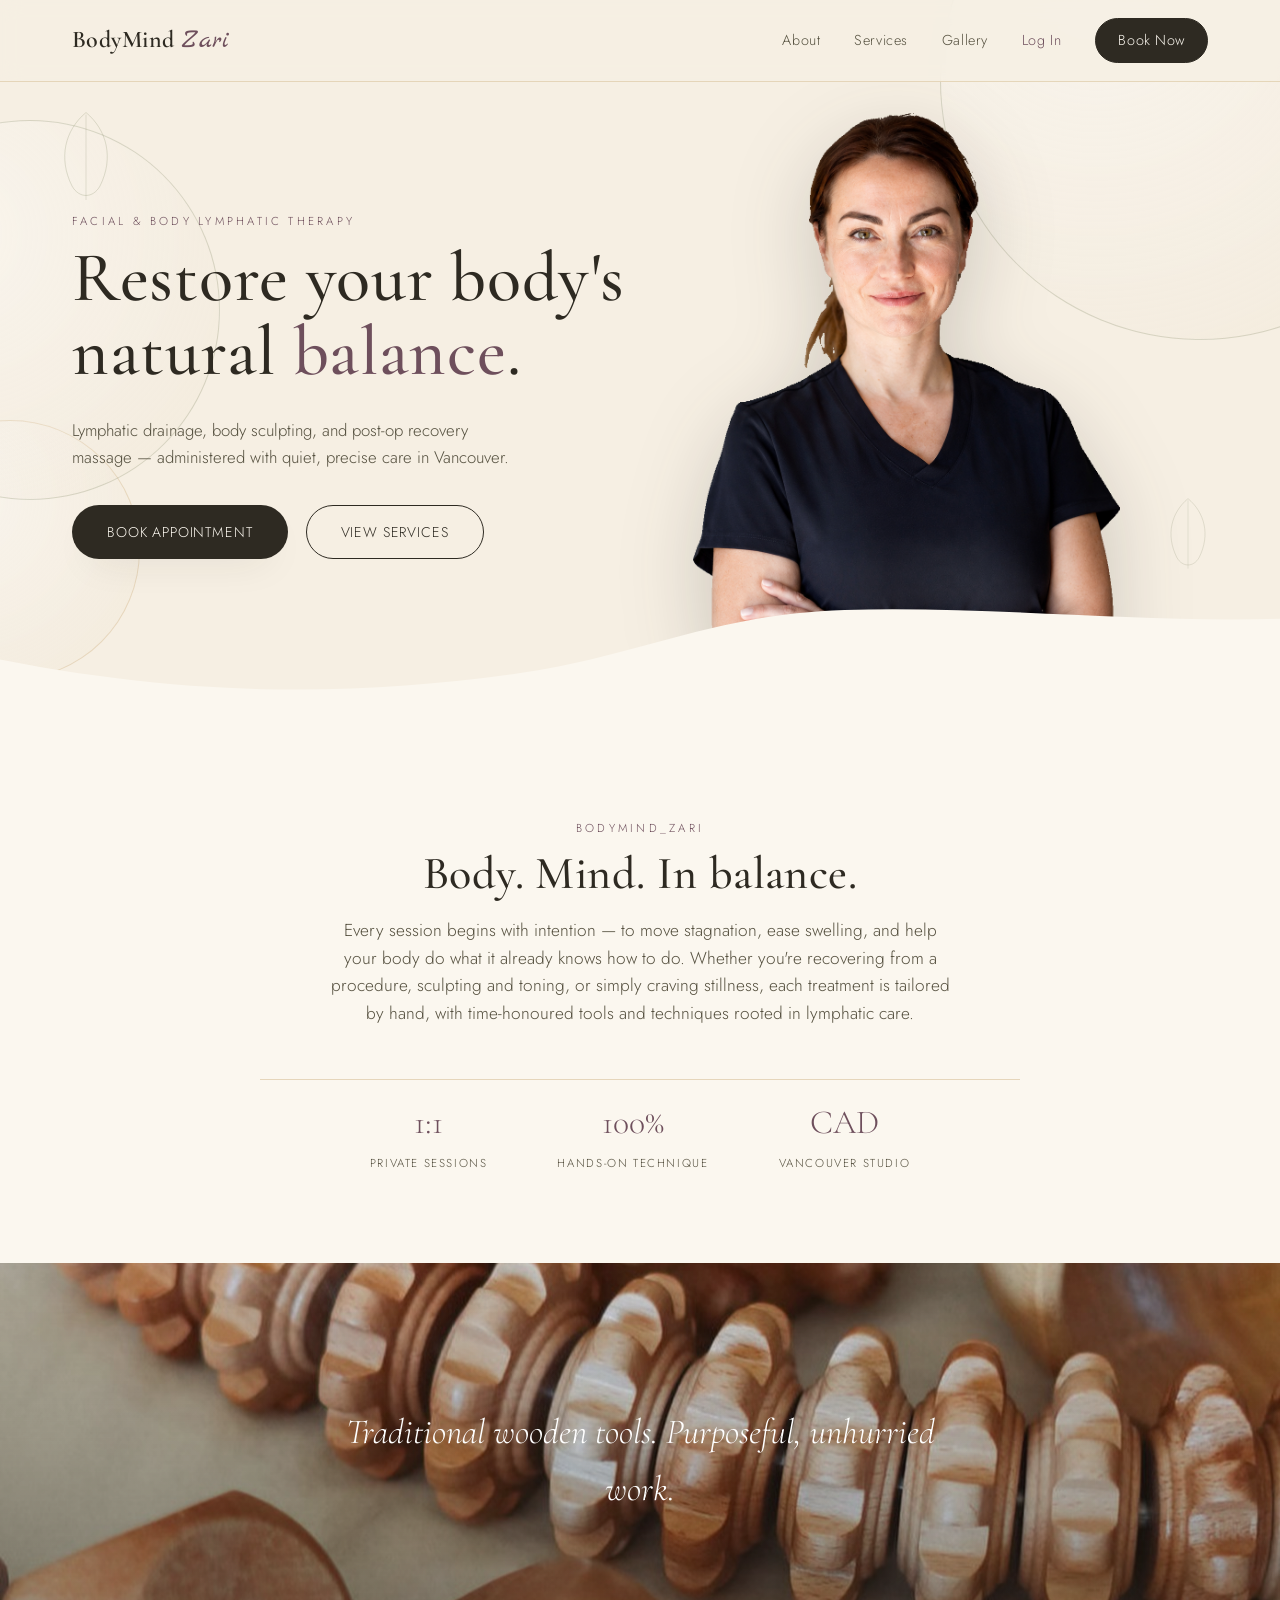
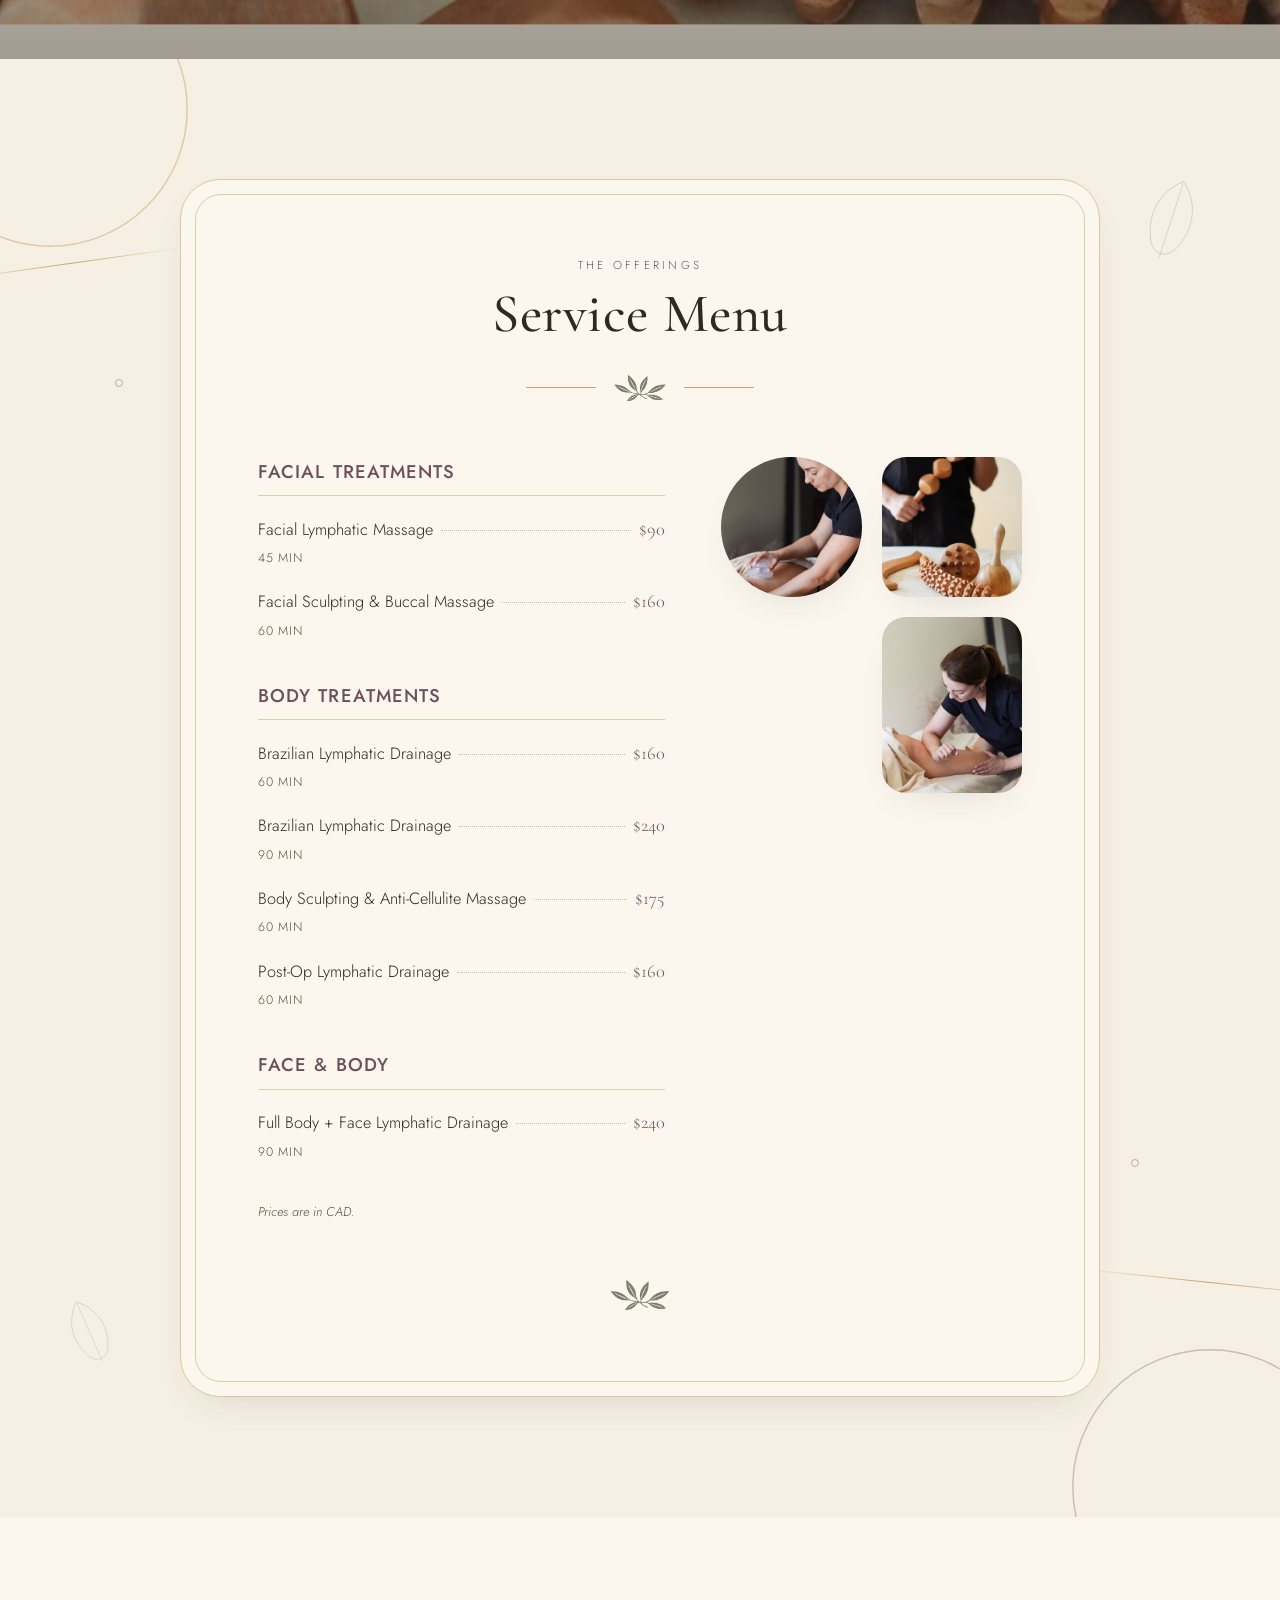
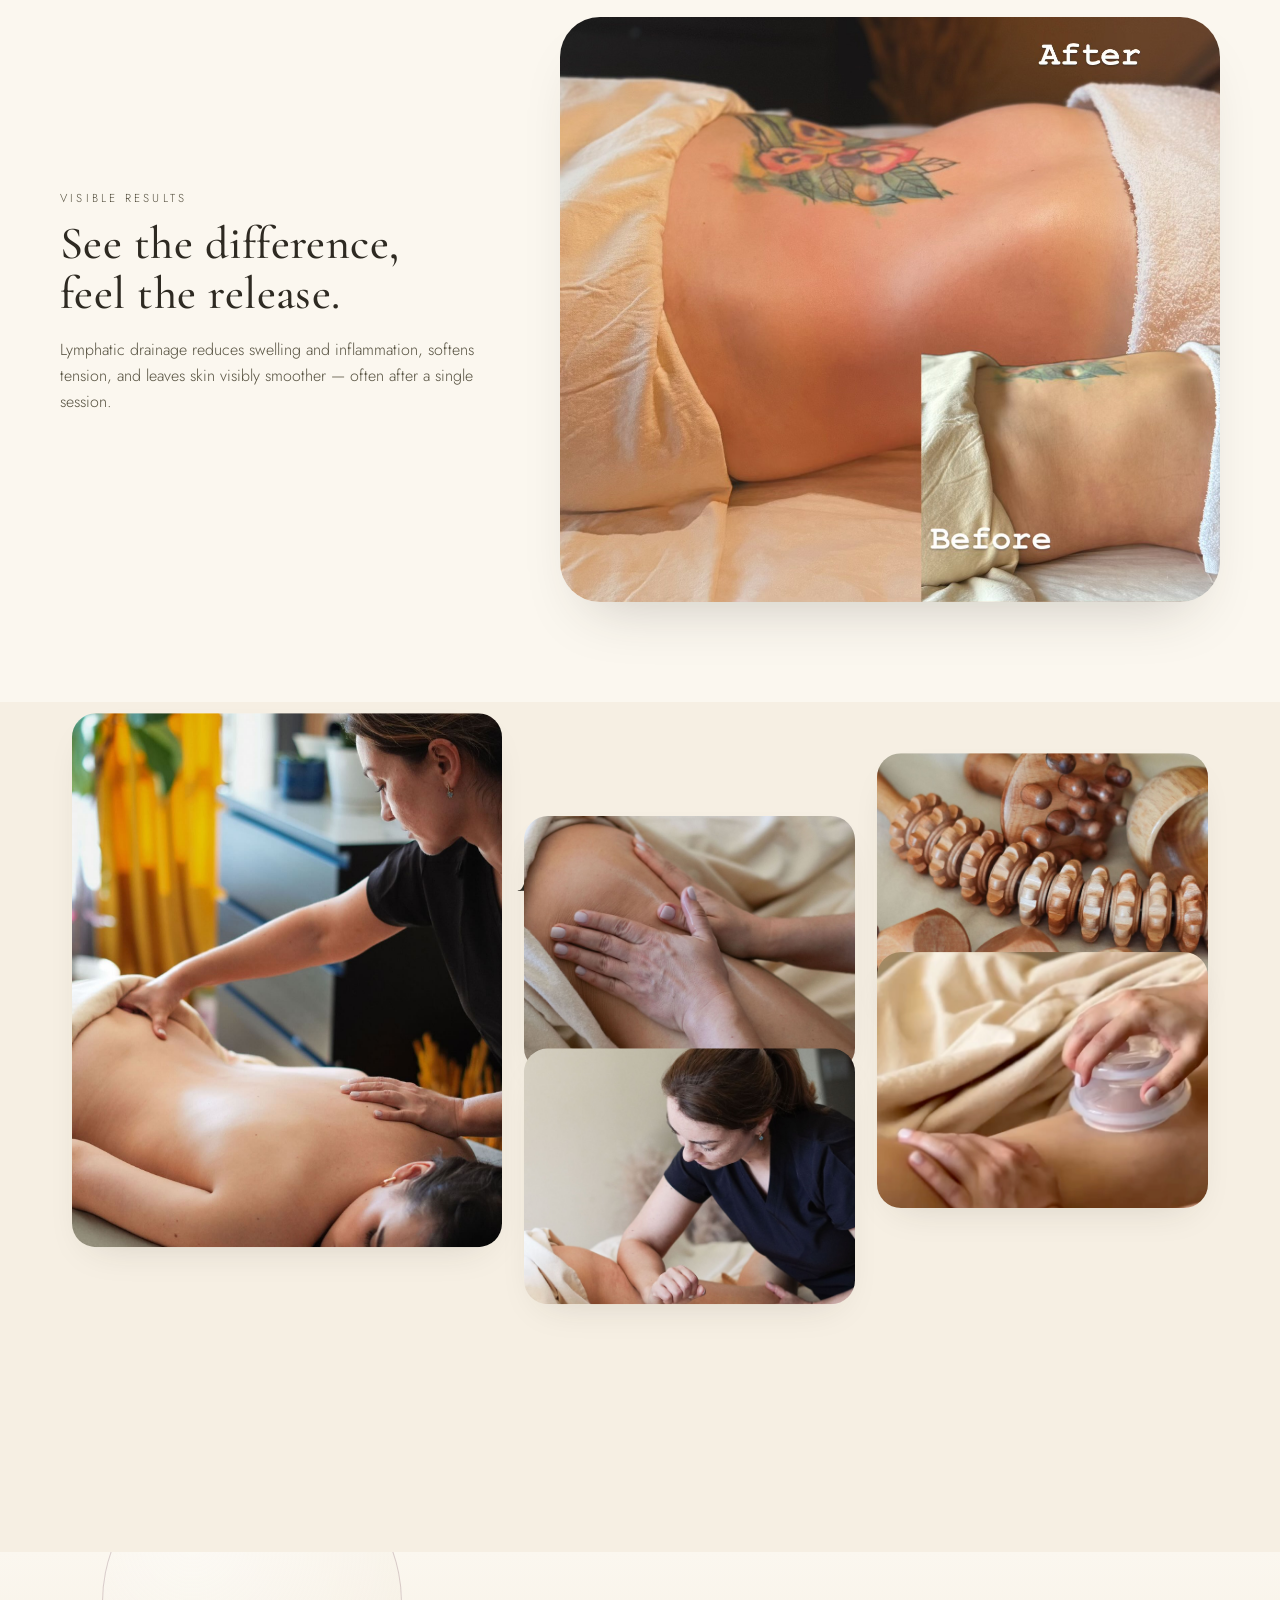
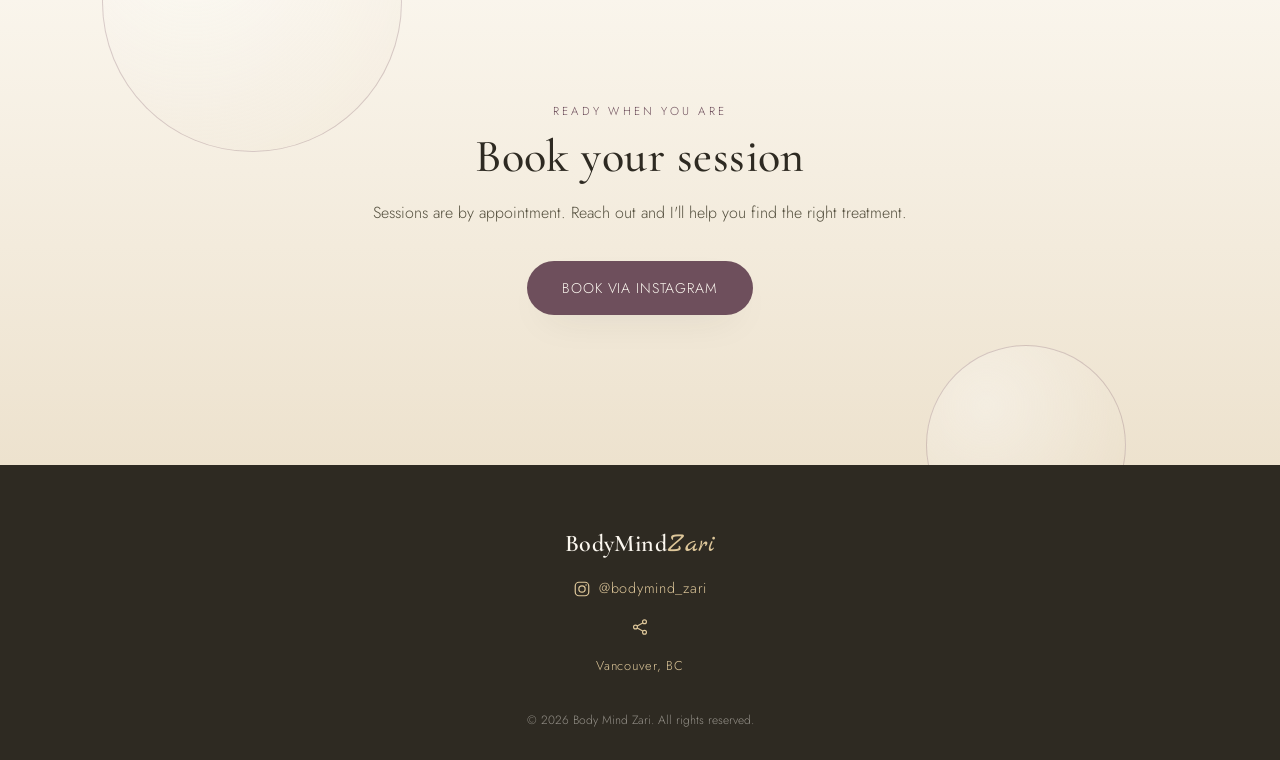
<file: index.html>
<!DOCTYPE html>
<html lang="en">
<head>
<meta charset="UTF-8">
<meta name="viewport" content="width=device-width, initial-scale=1.0">
<title>Body Mind Zari — Lymphatic &amp; Body Sculpting Therapy</title>
<meta name="description" content="Body Mind Zari — facial and body lymphatic drainage, body sculpting, and post-op recovery massage. Book your appointment.">
<link rel="preconnect" href="https://fonts.googleapis.com">
<link rel="preconnect" href="https://fonts.gstatic.com" crossorigin>
<link href="https://fonts.googleapis.com/css2?family=Cormorant+Garamond:ital,wght@0,400;0,500;0,600;1,400;1,500&family=Jost:wght@300;400;500&family=Marck+Script&display=swap" rel="stylesheet">
<link rel="stylesheet" href="assets/css/style.css">
</head>
<body>

<div class="bg-decor" aria-hidden="true">
  <span class="circle c1" data-drift="0.05"></span>
  <span class="circle c2" data-drift="-0.07"></span>
  <span class="circle c3" data-drift="0.09"></span>
  <span class="circle c4" data-drift="-0.05"></span>
  <span class="circle c5" data-drift="0.06"></span>
  <svg class="leaf leaf1" data-drift="-0.08" viewBox="0 0 100 140" fill="none"><path d="M50 5C20 30 10 70 30 110C40 128 60 128 70 110C90 70 80 30 50 5Z" stroke="currentColor" stroke-width="1.2"/><path d="M50 8V130" stroke="currentColor" stroke-width="1"/></svg>
  <svg class="leaf leaf2" data-drift="0.07" viewBox="0 0 100 140" fill="none"><path d="M50 5C20 30 10 70 30 110C40 128 60 128 70 110C90 70 80 30 50 5Z" stroke="currentColor" stroke-width="1.2"/><path d="M50 8V130" stroke="currentColor" stroke-width="1"/></svg>
  <svg class="leaf leaf3" data-drift="-0.06" viewBox="0 0 100 140" fill="none"><path d="M50 5C20 30 10 70 30 110C40 128 60 128 70 110C90 70 80 30 50 5Z" stroke="currentColor" stroke-width="1.2"/><path d="M50 8V130" stroke="currentColor" stroke-width="1"/></svg>
</div>

<header class="site-header" id="top">
  <div class="header-inner">
    <a class="logo" href="#top">
      <span class="logo-black">BodyMind</span><span class="logo-script">Zari</span>
    </a>
    <nav class="site-nav">
      <a href="#about">About</a>
      <a href="#menu">Services</a>
      <a href="#gallery">Gallery</a>
      <a href="profile.html" class="nav-login">Log In</a>
      <a href="#book" class="nav-cta">Book Now</a>
    </nav>
    <button class="nav-toggle" id="navToggle" aria-label="Toggle menu" aria-expanded="false">
      <span></span><span></span><span></span>
    </button>
  </div>
</header>

<main>

  <!-- HERO -->
  <section class="hero">
    <div class="hero-portrait-panel">
      <img src="assets/img/profile.png" alt="Zari, founder of Body Mind Zari" class="portrait-img" width="927" height="1227">
    </div>
    <div class="hero-inner">
      <div class="hero-text reveal">
        <p class="eyebrow">Facial &amp; Body Lymphatic Therapy</p>
        <h1>Restore your body's<br>natural <span class="accent-word">balance</span>.</h1>
        <p class="hero-sub">Lymphatic drainage, body sculpting, and post-op recovery massage — administered with quiet, precise care in Vancouver.</p>
        <div class="hero-actions">
          <a href="#book" class="btn btn-primary">Book Appointment</a>
          <a href="#menu" class="btn btn-ghost">View Services</a>
        </div>
      </div>
    </div>
    <div class="hero-divider" aria-hidden="true">
      <svg viewBox="0 0 1440 100" preserveAspectRatio="none"><path d="M0,55 C220,90 400,88 580,68 C720,52 800,14 950,10 C1110,6 1280,22 1440,18 L1440,100 L0,100 Z"></path></svg>
    </div>
  </section>

  <!-- ABOUT -->
  <section class="about" id="about">
    <div class="about-inner reveal">
      <p class="eyebrow center">bodymind_zari</p>
      <h2>Body. Mind. In balance.</h2>
      <p class="about-copy">
        Every session begins with intention — to move stagnation, ease swelling, and help your body do what
        it already knows how to do. Whether you're recovering from a procedure, sculpting and toning, or simply
        craving stillness, each treatment is tailored by hand, with time-honoured tools and techniques rooted
        in lymphatic care.
      </p>
      <div class="about-stats">
        <div class="stat"><span class="stat-num">1:1</span><span class="stat-label">Private Sessions</span></div>
        <div class="stat"><span class="stat-num">100%</span><span class="stat-label">Hands-On Technique</span></div>
        <div class="stat"><span class="stat-num">CAD</span><span class="stat-label">Vancouver Studio</span></div>
      </div>
    </div>
  </section>

  <!-- TOOLS STRIP -->
  <section class="tools-strip reveal" aria-hidden="false">
    <img src="assets/img/tools-closeup.jpg" alt="Hand-carved wooden lymphatic massage tools" class="parallax-img" data-speed="0.15">
    <div class="tools-strip-overlay">
      <p>Traditional wooden tools. Purposeful, unhurried work.</p>
    </div>
  </section>

  <!-- MENU -->
  <section class="menu-section" id="menu">
    <div class="menu-bg-decor" aria-hidden="true">
      <svg class="menu-arc arc-tl" viewBox="0 0 200 200"><circle cx="100" cy="100" r="98" fill="none" stroke="currentColor" stroke-width="1"/></svg>
      <svg class="menu-arc arc-br" viewBox="0 0 200 200"><circle cx="100" cy="100" r="98" fill="none" stroke="currentColor" stroke-width="1"/></svg>
      <svg class="menu-leaf-deco deco-a" viewBox="0 0 100 140" fill="none"><path d="M50 5C20 30 10 70 30 110C40 128 60 128 70 110C90 70 80 30 50 5Z" stroke="currentColor" stroke-width="1.1"/><path d="M50 8V130" stroke="currentColor" stroke-width="1"/></svg>
      <svg class="menu-leaf-deco deco-b" viewBox="0 0 100 140" fill="none"><path d="M50 5C20 30 10 70 30 110C40 128 60 128 70 110C90 70 80 30 50 5Z" stroke="currentColor" stroke-width="1.1"/><path d="M50 8V130" stroke="currentColor" stroke-width="1"/></svg>
      <span class="menu-deco-line line-a"></span>
      <span class="menu-deco-line line-b"></span>
      <span class="menu-deco-dot dot-a"></span>
      <span class="menu-deco-dot dot-b"></span>
    </div>
    <div class="menu-frame reveal">
      <p class="eyebrow center">The Offerings</p>
      <h2 class="menu-title">Service Menu</h2>
      <div class="menu-flourish">
        <span class="line"></span>
        <img src="assets/img/leaf.png" class="flourish-leaf" alt="">
        <span class="line"></span>
      </div>

      <div class="menu-grid">

        <div class="menu-column">
          <div class="menu-category">
            <h3>Facial Treatments</h3>
            <ul class="menu-list">
              <li><div class="menu-row"><span class="menu-item">Facial Lymphatic Massage</span><span class="menu-dots"></span><span class="menu-price">$90</span></div><span class="menu-duration">45 min</span></li>
              <li><div class="menu-row"><span class="menu-item">Facial Sculpting &amp; Buccal Massage</span><span class="menu-dots"></span><span class="menu-price">$160</span></div><span class="menu-duration">60 min</span></li>
            </ul>
          </div>

          <div class="menu-category">
            <h3>Body Treatments</h3>
            <ul class="menu-list">
              <li><div class="menu-row"><span class="menu-item">Brazilian Lymphatic Drainage</span><span class="menu-dots"></span><span class="menu-price">$160</span></div><span class="menu-duration">60 min</span></li>
              <li><div class="menu-row"><span class="menu-item">Brazilian Lymphatic Drainage</span><span class="menu-dots"></span><span class="menu-price">$240</span></div><span class="menu-duration">90 min</span></li>
              <li><div class="menu-row"><span class="menu-item">Body Sculpting &amp; Anti-Cellulite Massage</span><span class="menu-dots"></span><span class="menu-price">$175</span></div><span class="menu-duration">60 min</span></li>
              <li><div class="menu-row"><span class="menu-item">Post-Op Lymphatic Drainage</span><span class="menu-dots"></span><span class="menu-price">$160</span></div><span class="menu-duration">60 min</span></li>
            </ul>
          </div>

          <div class="menu-category">
            <h3>Face &amp; Body</h3>
            <ul class="menu-list">
              <li><div class="menu-row"><span class="menu-item">Full Body + Face Lymphatic Drainage</span><span class="menu-dots"></span><span class="menu-price">$240</span></div><span class="menu-duration">90 min</span></li>
            </ul>
          </div>
          <p class="menu-note">Prices are in CAD.</p>
        </div>

        <div class="menu-photos">
          <div class="mphoto mphoto-round">
            <img src="assets/img/cupping-therapy.jpg" alt="Cupping therapy session" loading="lazy">
          </div>
          <div class="mphoto mphoto-square">
            <img src="assets/img/tools-with-therapist.jpg" alt="Therapist with wooden massage tools" loading="lazy">
          </div>
          <div class="mphoto mphoto-tall">
            <img src="assets/img/deep-tissue.jpg" alt="Deep tissue lymphatic work" loading="lazy">
          </div>
        </div>

      </div>
      <img src="assets/img/leaf.png" class="menu-bottom-leaf" alt="">
    </div>
  </section>

  <!-- BEFORE / AFTER -->
  <section class="results reveal">
    <div class="results-inner">
      <div class="results-text">
        <p class="eyebrow">Visible Results</p>
        <h2>See the difference,<br>feel the release.</h2>
        <p>Lymphatic drainage reduces swelling and inflammation, softens tension, and leaves skin visibly
          smoother — often after a single session.</p>
      </div>
      <div class="results-img">
        <img src="assets/img/before-after.jpg" alt="Before and after results of a lymphatic drainage session" loading="lazy">
      </div>
    </div>
  </section>

  <!-- GALLERY -->
  <section class="gallery" id="gallery">
    <p class="eyebrow center reveal">In the Studio</p>
    <h2 class="center reveal">A closer look</h2>
    <div class="gallery-grid">
      <figure class="g-item g-a parallax-item" data-speed="0.07"><img src="assets/img/session-yellow-curtain.jpg" alt="Massage session bathed in natural light" loading="lazy"></figure>
      <figure class="g-item g-b parallax-item" data-speed="0.04"><img src="assets/img/hands-closeup.jpg" alt="Hands performing lymphatic massage" loading="lazy"></figure>
      <figure class="g-item g-c parallax-item" data-speed="0.06"><img src="assets/img/tools-closeup.jpg" alt="Wooden massage tool detail" loading="lazy"></figure>
      <figure class="g-item g-d parallax-item" data-speed="0.05"><img src="assets/img/deep-tissue.jpg" alt="Focused deep tissue technique" loading="lazy"></figure>
      <figure class="g-item g-e parallax-item" data-speed="0.08"><img src="assets/img/cupping-closeup.jpg" alt="Close-up of cupping therapy" loading="lazy"></figure>
    </div>
  </section>

  <!-- BOOK CTA -->
  <section class="book-cta" id="book">
    <div class="book-decor" aria-hidden="true">
      <span class="circle c6"></span>
      <span class="circle c7"></span>
    </div>
    <div class="book-inner reveal">
      <p class="eyebrow center">Ready when you are</p>
      <h2>Book your session</h2>
      <p class="book-sub">Sessions are by appointment. Reach out and I'll help you find the right treatment.</p>
      <a href="https://instagram.com/bodymind_zari" target="_blank" rel="noopener" class="btn btn-mauve">Book via Instagram</a>
    </div>
  </section>

</main>

<footer class="site-footer">
  <div class="footer-inner">
    <div class="footer-logo"><span class="logo-black">BodyMind</span><span class="logo-script">Zari</span></div>
    <a href="https://instagram.com/bodymind_zari" target="_blank" rel="noopener" class="footer-ig">
      <svg viewBox="0 0 24 24" width="18" height="18" fill="none" stroke="currentColor" stroke-width="1.6" aria-hidden="true"><rect x="3" y="3" width="18" height="18" rx="5"/><circle cx="12" cy="12" r="4.2"/><circle cx="17.4" cy="6.6" r="1" fill="currentColor" stroke="none"/></svg>
      <span>@bodymind_zari</span>
    </a>
    <button type="button" class="footer-share" id="shareBtn" aria-label="Share this page">
      <svg class="icon-share" viewBox="0 0 24 24" width="18" height="18" fill="none" stroke="currentColor" stroke-width="1.6" aria-hidden="true"><circle cx="18" cy="5" r="2.6"/><circle cx="6" cy="12" r="2.6"/><circle cx="18" cy="19" r="2.6"/><line x1="8.3" y1="10.6" x2="15.7" y2="6.6"/><line x1="8.3" y1="13.4" x2="15.7" y2="17.4"/></svg>
      <svg class="icon-check" viewBox="0 0 24 24" width="18" height="18" fill="none" stroke="currentColor" stroke-width="1.8" aria-hidden="true"><path d="M4 12.5 9.5 18 20 6" stroke-linecap="round" stroke-linejoin="round"/></svg>
    </button>
    <p class="footer-location">Vancouver, BC</p>
    <p class="footer-copy">&copy; <span id="year"></span> Body Mind Zari. All rights reserved.</p>
  </div>
</footer>

<script src="assets/js/script.js"></script>
</body>
</html>
</file>
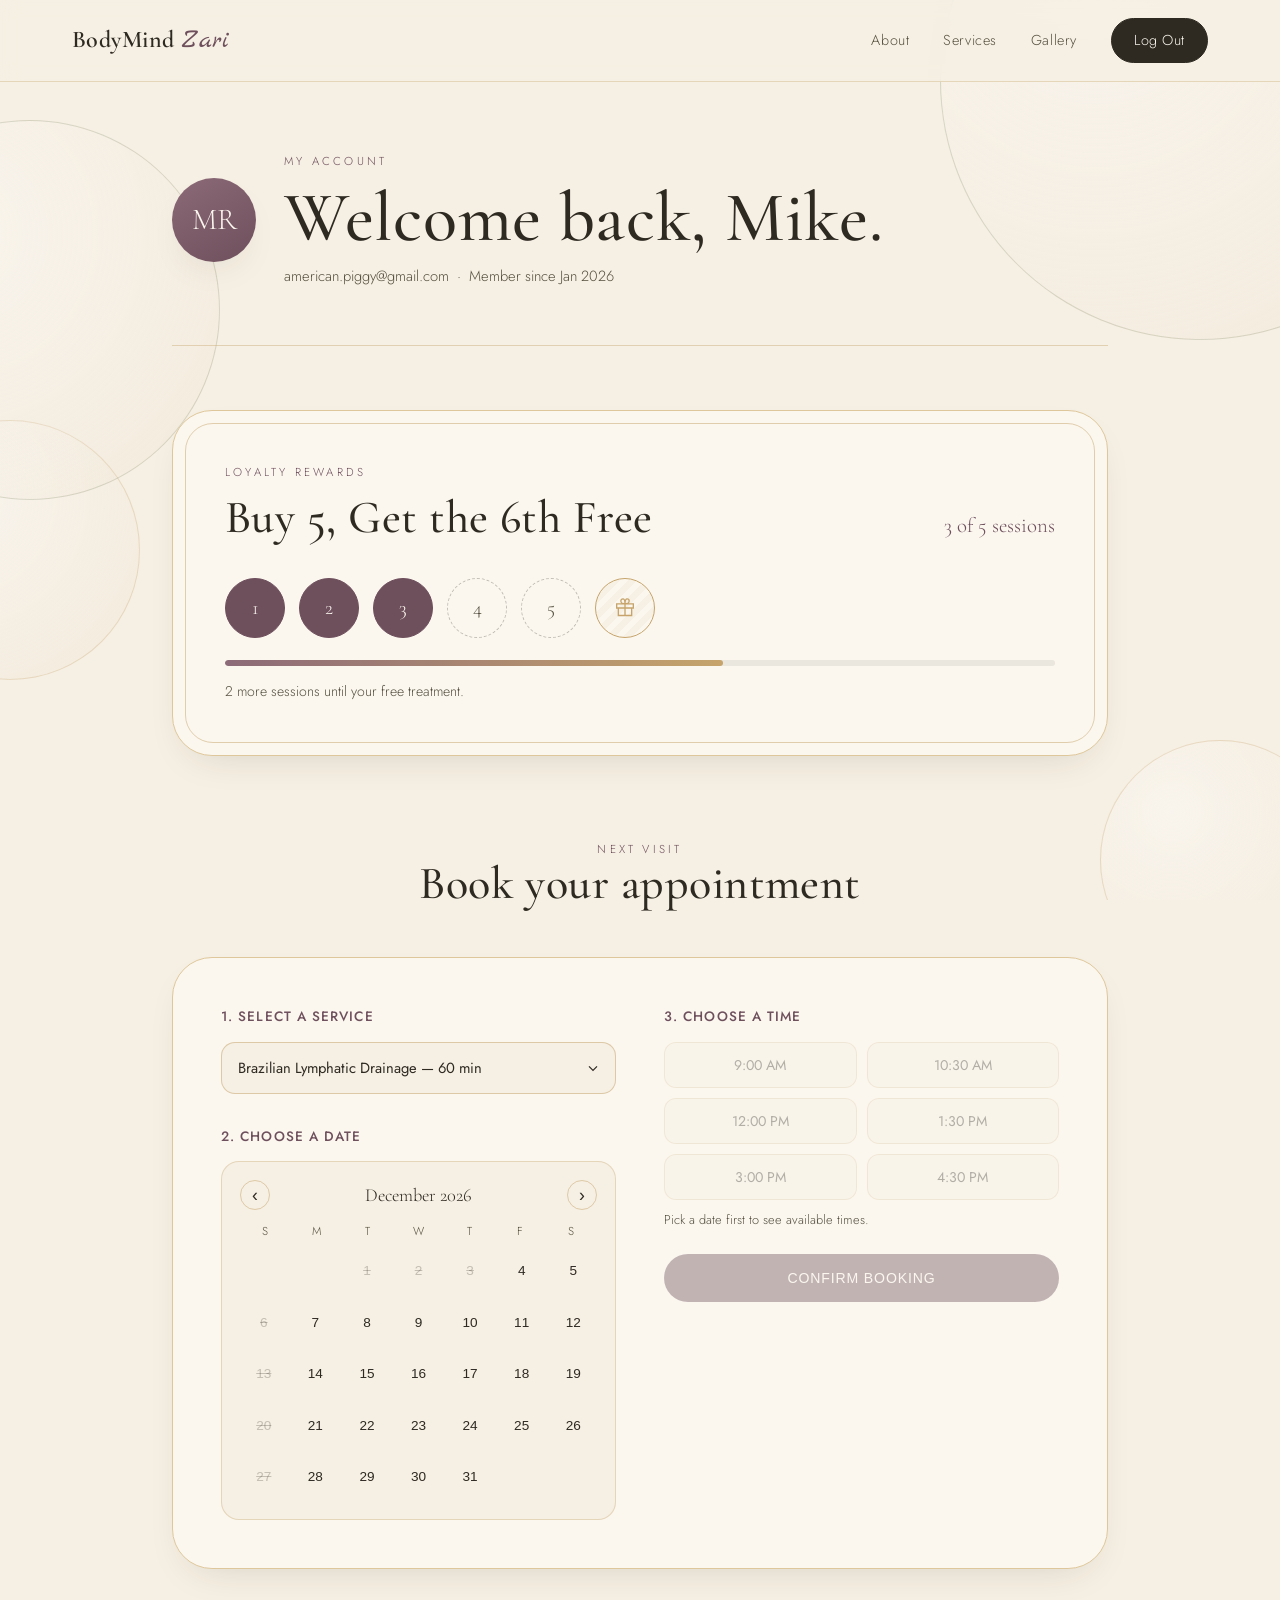
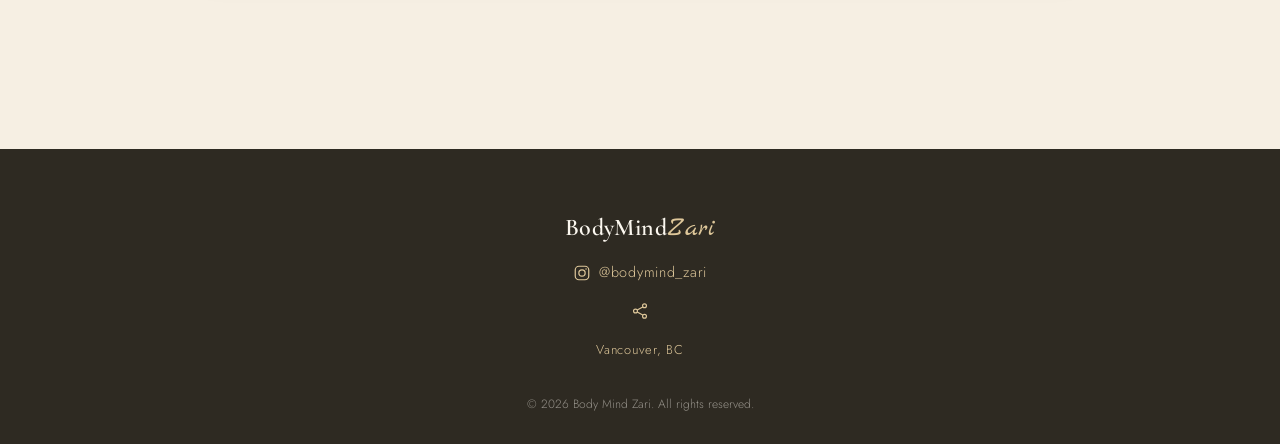
<file: profile.html>
<!DOCTYPE html>
<html lang="en">
<head>
<meta charset="UTF-8">
<meta name="viewport" content="width=device-width, initial-scale=1.0">
<title>My Account — Body Mind Zari</title>
<meta name="description" content="Manage your Body Mind Zari rewards and book your next appointment.">
<meta name="robots" content="noindex">
<link rel="preconnect" href="https://fonts.googleapis.com">
<link rel="preconnect" href="https://fonts.gstatic.com" crossorigin>
<link href="https://fonts.googleapis.com/css2?family=Cormorant+Garamond:ital,wght@0,400;0,500;0,600;1,400;1,500&family=Jost:wght@300;400;500&family=Marck+Script&display=swap" rel="stylesheet">
<link rel="stylesheet" href="assets/css/style.css">
<link rel="stylesheet" href="assets/css/profile.css">
</head>
<body>

<div class="bg-decor" aria-hidden="true">
  <span class="circle c1" data-drift="0.05"></span>
  <span class="circle c2" data-drift="-0.07"></span>
  <span class="circle c3" data-drift="0.09"></span>
  <span class="circle c4" data-drift="-0.05"></span>
  <span class="circle c5" data-drift="0.06"></span>
</div>

<header class="site-header">
  <div class="header-inner">
    <a class="logo" href="index.html">
      <span class="logo-black">BodyMind</span><span class="logo-script">Zari</span>
    </a>
    <nav class="site-nav">
      <a href="index.html#about">About</a>
      <a href="index.html#menu">Services</a>
      <a href="index.html#gallery">Gallery</a>
      <a href="index.html" class="nav-cta">Log Out</a>
    </nav>
    <button class="nav-toggle" id="navToggle" aria-label="Toggle menu" aria-expanded="false">
      <span></span><span></span><span></span>
    </button>
  </div>
</header>

<main class="account">

  <!-- PROFILE HEADER -->
  <section class="acct-hero reveal">
    <div class="acct-hero-inner">
      <div class="avatar" aria-hidden="true">MR</div>
      <div class="acct-id">
        <p class="eyebrow">My Account</p>
        <h1>Welcome back, Mike.</h1>
        <p class="acct-email">american.piggy@gmail.com &nbsp;·&nbsp; Member since Jan 2026</p>
      </div>
    </div>
  </section>

  <!-- REWARDS -->
  <section class="rewards reveal">
    <div class="rewards-card">
      <div class="rewards-head">
        <div>
          <p class="eyebrow">Loyalty Rewards</p>
          <h2>Buy 5, Get the 6th Free</h2>
        </div>
        <p class="rewards-count"><span id="stampCount">3</span> of 5 sessions</p>
      </div>

      <div class="stamp-row" id="stampRow">
        <div class="stamp is-filled"><span class="stamp-num">1</span></div>
        <div class="stamp is-filled"><span class="stamp-num">2</span></div>
        <div class="stamp is-filled"><span class="stamp-num">3</span></div>
        <div class="stamp"><span class="stamp-num">4</span></div>
        <div class="stamp"><span class="stamp-num">5</span></div>
        <div class="stamp stamp-free">
          <svg viewBox="0 0 24 24" width="20" height="20" fill="none" stroke="currentColor" stroke-width="1.6"><path d="M20 12v9H4v-9M2 7h20v5H2V7Zm10 14V7M12 7C9.5 7 7 5.5 7 3.5A2.5 2.5 0 0 1 9.5 1C12 1 12 4.5 12 7Zm0 0c2.5 0 5-1.5 5-3.5A2.5 2.5 0 0 0 14.5 1C12 1 12 4.5 12 7Z"/></svg>
        </div>
      </div>

      <div class="progress-track"><div class="progress-fill" id="progressFill"></div></div>
      <p class="rewards-note" id="rewardsNote">2 more sessions until your free treatment.</p>
    </div>
  </section>

  <!-- BOOKING -->
  <section class="booking reveal">
    <p class="eyebrow center">Next Visit</p>
    <h2 class="center">Book your appointment</h2>

    <div class="booking-panel">

      <div class="booking-col">
        <h3>1. Select a service</h3>
        <select class="service-select" id="serviceSelect">
          <option>Brazilian Lymphatic Drainage — 60 min</option>
          <option>Body Sculpting &amp; Anti-Cellulite Massage — 60 min</option>
          <option>Post-Op Lymphatic Drainage — 60 min</option>
          <option>Facial Sculpting &amp; Buccal Massage — 60 min</option>
          <option>Full Body + Face Lymphatic Drainage — 90 min</option>
        </select>

        <h3>2. Choose a date</h3>
        <div class="calendar" id="calendar">
          <div class="cal-head">
            <button type="button" class="cal-nav" id="calPrev" aria-label="Previous month">&#8249;</button>
            <span class="cal-month" id="calMonth">Month Year</span>
            <button type="button" class="cal-nav" id="calNext" aria-label="Next month">&#8250;</button>
          </div>
          <div class="cal-weekdays">
            <span>S</span><span>M</span><span>T</span><span>W</span><span>T</span><span>F</span><span>S</span>
          </div>
          <div class="cal-grid" id="calGrid"></div>
        </div>
      </div>

      <div class="booking-col">
        <h3>3. Choose a time</h3>
        <div class="time-grid" id="timeGrid">
          <button type="button" class="time-slot" disabled>9:00 AM</button>
          <button type="button" class="time-slot" disabled>10:30 AM</button>
          <button type="button" class="time-slot" disabled>12:00 PM</button>
          <button type="button" class="time-slot" disabled>1:30 PM</button>
          <button type="button" class="time-slot" disabled>3:00 PM</button>
          <button type="button" class="time-slot" disabled>4:30 PM</button>
        </div>
        <p class="time-hint" id="timeHint">Pick a date first to see available times.</p>

        <div class="booking-summary" id="bookingSummary">
          <p class="summary-label">Your appointment</p>
          <p class="summary-line" id="summaryService">—</p>
          <p class="summary-line" id="summaryWhen">—</p>
        </div>

        <button type="button" class="btn btn-mauve booking-confirm" id="confirmBtn" disabled>Confirm Booking</button>
      </div>

    </div>

    <div class="booking-success" id="bookingSuccess">
      <svg viewBox="0 0 48 48" width="52" height="52" fill="none"><circle cx="24" cy="24" r="22" stroke="currentColor" stroke-width="1.6"/><path d="M15 24.5 21 30.5 33.5 17.5" stroke="currentColor" stroke-width="2" stroke-linecap="round" stroke-linejoin="round"/></svg>
      <h3>You're booked!</h3>
      <p id="successDetail">See you soon.</p>
      <button type="button" class="btn btn-ghost" id="bookAgainBtn">Make Another Booking</button>
    </div>

  </section>

</main>

<footer class="site-footer">
  <div class="footer-inner">
    <div class="footer-logo"><span class="logo-black">BodyMind</span><span class="logo-script">Zari</span></div>
    <a href="https://instagram.com/bodymind_zari" target="_blank" rel="noopener" class="footer-ig">
      <svg viewBox="0 0 24 24" width="18" height="18" fill="none" stroke="currentColor" stroke-width="1.6" aria-hidden="true"><rect x="3" y="3" width="18" height="18" rx="5"/><circle cx="12" cy="12" r="4.2"/><circle cx="17.4" cy="6.6" r="1" fill="currentColor" stroke="none"/></svg>
      <span>@bodymind_zari</span>
    </a>
    <button type="button" class="footer-share" id="shareBtn" aria-label="Share this page">
      <svg class="icon-share" viewBox="0 0 24 24" width="18" height="18" fill="none" stroke="currentColor" stroke-width="1.6" aria-hidden="true"><circle cx="18" cy="5" r="2.6"/><circle cx="6" cy="12" r="2.6"/><circle cx="18" cy="19" r="2.6"/><line x1="8.3" y1="10.6" x2="15.7" y2="6.6"/><line x1="8.3" y1="13.4" x2="15.7" y2="17.4"/></svg>
      <svg class="icon-check" viewBox="0 0 24 24" width="18" height="18" fill="none" stroke="currentColor" stroke-width="1.8" aria-hidden="true"><path d="M4 12.5 9.5 18 20 6" stroke-linecap="round" stroke-linejoin="round"/></svg>
    </button>
    <p class="footer-location">Vancouver, BC</p>
    <p class="footer-copy">&copy; <span id="year"></span> Body Mind Zari. All rights reserved.</p>
  </div>
</footer>

<script src="assets/js/script.js"></script>
<script src="assets/js/profile.js"></script>
</body>
</html>
</file>
<file: assets/css/style.css>
/* ===================================================================
   Body Mind Zari — Design tokens
=================================================================== */
:root{
  --cream:        #F6EFE3;
  --cream-soft:   #FBF7EF;
  --cream-deep:   #EDE2CE;
  --ink:          #2E2A22;
  --ink-soft:     #55503F;
  --olive:        #7C8560;
  --olive-deep:   #5C6444;
  --gold:         #C6A46B;
  --gold-soft:    #DEC79A;
  --mauve:        #8C6A78;
  --mauve-deep:   #6E4F5C;
  --shadow:       0 30px 60px -30px rgba(46,42,34,0.25);
  --shadow-soft:  0 15px 40px -20px rgba(46,42,34,0.18);
  --radius-lg:    40px;
  --radius-md:    24px;
  --ease:         cubic-bezier(.22,.9,.32,1);
}

*,*::before,*::after{ box-sizing:border-box; }
html{ scroll-behavior:smooth; }
body{
  margin:0;
  background:var(--cream);
  color:var(--ink);
  font-family:'Jost', 'Helvetica Neue', Arial, sans-serif;
  font-weight:300;
  line-height:1.6;
  overflow-x:hidden;
  -webkit-font-smoothing:antialiased;
}
img{ max-width:100%; display:block; }
a{ color:inherit; text-decoration:none; }
h1,h2,h3{
  font-family:'Cormorant Garamond', Georgia, serif;
  font-weight:500;
  color:var(--ink);
  margin:0 0 .4em;
  letter-spacing:.01em;
}
h1{ font-size:clamp(2.6rem,5.5vw,4.6rem); line-height:1.05; }
.accent-word{ color:var(--mauve-deep); }
h2{ font-size:clamp(2rem,3.6vw,3rem); line-height:1.1; }
h3{ font-size:1.4rem; }
p{ margin:0 0 1em; }
.center{ text-align:center; }

.eyebrow{
  font-family:'Jost',sans-serif;
  font-size:.72rem;
  letter-spacing:.28em;
  text-transform:uppercase;
  color:var(--mauve-deep);
  margin-bottom:.9em;
}
.eyebrow.center{ text-align:center; }

/* ===================================================================
   Background decoration (translucent circles + leaves)
=================================================================== */
.bg-decor{
  position:fixed; inset:0; z-index:0; pointer-events:none; overflow:hidden;
}
.circle{
  position:absolute; border-radius:50%;
  border:1px solid rgba(124,133,96,0.25);
  background:radial-gradient(circle at 30% 30%, rgba(255,255,255,0.35), rgba(198,164,107,0.06));
}
.c1{ width:520px; height:520px; top:-180px; right:-180px; }
.c2{ width:260px; height:260px; top:420px; left:-120px; border-color:rgba(198,164,107,0.3); }
.c3{ width:180px; height:180px; top:900px; right:6%; border-color:rgba(140,106,120,0.25); }
.c4{ width:380px; height:380px; bottom:400px; left:-160px; }
.c5{ width:240px; height:240px; bottom:-80px; right:-60px; border-color:rgba(198,164,107,0.3); }

.leaf{
  position:absolute; width:70px; height:100px; color:rgba(124,133,96,0.28);
}
.leaf1{ top:12%; left:4%; transform:rotate(-18deg); }
.leaf2{ top:55%; right:5%; transform:rotate(24deg) scaleX(-1); width:56px; height:80px; }
.leaf3{ bottom:6%; left:8%; transform:rotate(10deg); width:60px; height:86px; }

main, header, footer{ position:relative; z-index:1; }

/* ===================================================================
   Header
=================================================================== */
.site-header{
  position:sticky; top:0; z-index:50;
  background:rgba(246,239,227,0.82);
  backdrop-filter:blur(10px);
  -webkit-backdrop-filter:blur(10px);
  border-bottom:1px solid rgba(198,164,107,0.35);
  transition:box-shadow .3s var(--ease);
}
.site-header.scrolled{ box-shadow:0 8px 24px -16px rgba(46,42,34,0.25); }
.header-inner{
  max-width:1200px; margin:0 auto; padding:18px 32px;
  display:flex; align-items:center; justify-content:space-between;
}
.logo{ display:flex; align-items:baseline; gap:6px; }
.logo-black{
  font-family:'Cormorant Garamond',serif; font-weight:600; font-size:1.5rem;
  color:var(--ink); letter-spacing:.02em;
}
.logo-script{
  font-family:'Marck Script',cursive; font-size:1.7rem;
  color:var(--mauve-deep); line-height:1;
}
.site-nav{ display:flex; align-items:center; gap:34px; }
.site-nav a{
  font-size:.9rem; letter-spacing:.04em; color:var(--ink-soft);
  transition:color .25s var(--ease);
}
.site-nav a:hover{ color:var(--mauve-deep); }
.nav-login{ color:var(--mauve-deep) !important; }
.nav-cta{
  padding:10px 22px; border:1px solid var(--ink); border-radius:999px;
  background:var(--ink); color:var(--cream-soft) !important;
  transition:background .25s var(--ease), border-color .25s var(--ease);
}
.nav-cta:hover{ background:var(--mauve-deep); border-color:var(--mauve-deep); color:var(--cream-soft) !important; }

.nav-toggle{
  display:none; flex-direction:column; gap:5px; background:none; border:0; cursor:pointer; padding:6px;
}
.nav-toggle span{ width:24px; height:1.5px; background:var(--ink); display:block; }

/* ===================================================================
   Buttons
=================================================================== */
.btn{
  display:inline-flex; align-items:center; justify-content:center;
  padding:15px 34px; border-radius:999px; font-size:.88rem;
  letter-spacing:.06em; text-transform:uppercase; cursor:pointer;
  transition:transform .35s var(--ease), box-shadow .35s var(--ease), background .3s, color .3s;
  border:1px solid transparent;
}
.btn-primary{
  background:var(--ink); color:var(--cream-soft);
  box-shadow:var(--shadow-soft);
  transition:background .25s var(--ease), transform .35s var(--ease), box-shadow .35s var(--ease);
}
.btn-primary:hover{ background:var(--mauve-deep); transform:translateY(-3px); box-shadow:var(--shadow); }
.btn-ghost{
  border-color:var(--ink); color:var(--ink);
}
.btn-ghost:hover{ background:var(--ink); color:var(--cream); transform:translateY(-3px); }
.btn-mauve{
  background:var(--mauve-deep); color:var(--cream-soft);
  box-shadow:var(--shadow-soft);
}
.btn-mauve:hover{ background:var(--mauve); transform:translateY(-3px); box-shadow:var(--shadow); }

/* ===================================================================
   Hero
=================================================================== */
.hero{ position:relative; overflow:hidden; }
.hero-inner{
  max-width:1200px; margin:0 auto; padding:130px 32px 150px;
  position:relative; z-index:2;
}
.hero-text{ max-width:600px; }
.hero-sub{ max-width:440px; color:var(--ink-soft); font-size:1.05rem; }
.hero-actions{ display:flex; gap:18px; margin-top:34px; flex-wrap:wrap; }

/* Portrait panel, shifted in from the right edge, circular bite on the left edge */
.hero-portrait-panel{
  position:absolute; top:0; right:calc(14% - 100px); bottom:0; z-index:1;
  width:min(46%,620px);
  display:flex; align-items:center; justify-content:center;
}
.hero-portrait-panel .portrait-img{
  width:auto; height:min(90%,680px); max-width:none; aspect-ratio:auto;
  object-fit:contain; clip-path:none;
  filter:drop-shadow(0 25px 40px rgba(46,42,34,0.2));
}

.hero-divider{
  position:absolute; left:0; right:0; bottom:0; z-index:3;
  line-height:0; pointer-events:none;
}
.hero-divider svg{ width:100%; height:110px; display:block; }
.hero-divider path{ fill:var(--cream-soft); }

/* ===================================================================
   About
=================================================================== */
.about{ background:var(--cream-soft); padding:110px 32px 90px; }
.about-inner{ max-width:760px; margin:0 auto; text-align:center; }
.about-copy{ color:var(--ink-soft); font-size:1.08rem; max-width:620px; margin:0 auto 3em; }
.about-stats{
  display:flex; justify-content:center; gap:70px; padding-top:1em;
  border-top:1px solid rgba(198,164,107,0.4);
}
.stat{ display:flex; flex-direction:column; gap:4px; }
.stat-num{ font-family:'Cormorant Garamond',serif; font-size:2.1rem; color:var(--mauve-deep); }
.stat-label{ font-size:.72rem; letter-spacing:.14em; text-transform:uppercase; color:var(--ink-soft); }

/* ===================================================================
   Tools strip (parallax banner)
=================================================================== */
.tools-strip{
  position:relative; height:44vh; min-height:320px; overflow:hidden;
}
.tools-strip .parallax-img{
  position:absolute; inset:-10% 0; width:100%; height:120%; object-fit:cover;
  will-change:transform;
}
.tools-strip-overlay{
  position:absolute; inset:0; display:flex; align-items:center; justify-content:center;
  background:linear-gradient(180deg, rgba(46,42,34,0.15), rgba(46,42,34,0.42));
}
.tools-strip-overlay p{
  font-family:'Cormorant Garamond',serif; font-style:italic; font-size:clamp(1.4rem,3vw,2.2rem);
  color:#fff; text-align:center; max-width:640px; padding:0 24px; margin:0;
}

/* ===================================================================
   Menu / Service card
=================================================================== */
.menu-section{ position:relative; overflow:hidden; padding:120px 24px; background:var(--cream); }

.menu-bg-decor{ position:absolute; inset:0; z-index:0; pointer-events:none; }
.menu-arc{ position:absolute; width:280px; height:280px; color:rgba(198,164,107,0.5); }
.arc-tl{ top:-90px; left:-90px; }
.arc-br{ bottom:-110px; right:-70px; color:rgba(140,106,120,0.4); }
.menu-leaf-deco{ position:absolute; width:64px; height:92px; color:rgba(124,133,96,0.35); }
.deco-a{ top:8%; right:6%; transform:rotate(18deg); }
.deco-b{ bottom:10%; left:5%; transform:rotate(-24deg) scaleX(-1); width:52px; height:76px; }
.menu-deco-line{ position:absolute; height:1px; background:linear-gradient(90deg, transparent, var(--gold), transparent); }
.line-a{ width:220px; top:14%; left:-40px; transform:rotate(-8deg); }
.line-b{ width:260px; bottom:16%; right:-60px; transform:rotate(6deg); }
.menu-deco-dot{ position:absolute; width:8px; height:8px; border-radius:50%; border:1px solid var(--mauve); opacity:.5; }
.dot-a{ top:22%; left:9%; }
.dot-b{ bottom:24%; right:11%; }

.menu-frame{
  max-width:920px; margin:0 auto; background:var(--cream-soft);
  border:1px solid var(--gold-soft); border-radius:var(--radius-lg);
  padding:clamp(36px,6vw,80px); position:relative; z-index:1; box-shadow:var(--shadow-soft);
}
.menu-frame::before{
  content:''; position:absolute; inset:14px; border:1px solid rgba(198,164,107,0.55);
  border-radius:calc(var(--radius-lg) - 14px); pointer-events:none;
}
.menu-title{ text-align:center; font-size:clamp(2.2rem,5vw,3.4rem); }
.menu-flourish{
  display:flex; align-items:center; justify-content:center; gap:16px; margin-bottom:3em;
}
.menu-flourish .line{ width:70px; height:1px; background:var(--gold); }
.flourish-leaf{ width:56px; height:auto; display:block; }
.menu-bottom-leaf{ display:block; width:64px; height:auto; margin:36px auto 0; }

.menu-grid{ display:grid; grid-template-columns:1.15fr .85fr; gap:56px; align-items:start; }
.menu-category{ margin-bottom:2.4em; }
.menu-category h3{
  text-align:left; color:var(--mauve-deep); font-size:1.15rem;
  letter-spacing:.06em; text-transform:uppercase; font-family:'Jost',sans-serif; font-weight:500;
  border-bottom:1px solid rgba(198,164,107,0.5); padding-bottom:.5em; margin-bottom:1em;
}
.menu-list{ list-style:none; margin:0; padding:0; }
.menu-list li{ margin-bottom:1.1em; }
.menu-row{ display:flex; align-items:baseline; gap:8px; }
.menu-item{ font-size:1.02rem; color:var(--ink); white-space:nowrap; }
.menu-dots{
  flex:1; border-bottom:1px dotted rgba(46,42,34,0.3); transform:translateY(-4px);
}
.menu-price{ font-family:'Cormorant Garamond',serif; font-size:1.15rem; color:var(--mauve-deep); }
.menu-duration{ font-size:.78rem; letter-spacing:.06em; color:var(--ink-soft); text-transform:uppercase; }
.menu-note{ font-size:.8rem; color:var(--ink-soft); font-style:italic; margin-top:1.5em; }

.menu-photos{
  display:grid; grid-template-columns:1fr 1fr; gap:20px; align-content:start;
}
.mphoto{ overflow:hidden; box-shadow:var(--shadow-soft); }
.mphoto img{ width:100%; height:100%; object-fit:cover; transition:transform .6s var(--ease); }
.mphoto:hover img{ transform:scale(1.06); }
.mphoto-round{
  grid-column:1/2; grid-row:1/3; border-radius:50%; aspect-ratio:1/1; align-self:start;
}
.mphoto-square{
  grid-column:2/3; border-radius:var(--radius-md); aspect-ratio:1/1;
}
.mphoto-tall{
  grid-column:2/3; border-radius:var(--radius-md); aspect-ratio:4/5;
}

/* ===================================================================
   Results / before-after
=================================================================== */
.results{ padding:100px 32px; background:var(--cream-soft); }
.results-inner{
  max-width:1160px; margin:0 auto; display:grid; grid-template-columns:.8fr 1.2fr;
  gap:60px; align-items:center;
}
.results-text p{ color:var(--ink-soft); }
.results-img{ border-radius:var(--radius-lg); overflow:hidden; box-shadow:var(--shadow); }
.results-img img{ width:100%; }

/* ===================================================================
   Gallery
=================================================================== */
.gallery{ padding:120px 32px 60px; max-width:1200px; margin:0 auto; }
.gallery h2{ margin-bottom:.6em; }
.gallery-grid{
  margin-top:56px; display:grid; gap:22px;
  grid-template-columns:1.3fr 1fr 1fr;
  grid-template-rows:repeat(2, clamp(200px,20vw,280px));
  grid-template-areas:
    "a b c"
    "a d e";
}
.g-item{
  margin:0; border-radius:var(--radius-md); overflow:hidden; box-shadow:var(--shadow-soft);
}
.g-a{ grid-area:a; }
.g-b{ grid-area:b; }
.g-c{ grid-area:c; }
.g-d{ grid-area:d; }
.g-e{ grid-area:e; }
.g-item img{ width:100%; height:100%; object-fit:cover; transition:transform .7s var(--ease); }
.g-item:hover img{ transform:scale(1.07); }

/* ===================================================================
   Book CTA
=================================================================== */
.book-cta{
  position:relative; padding:150px 32px; text-align:center; overflow:hidden;
  background:linear-gradient(180deg, var(--cream-soft), var(--cream-deep));
}
.book-decor .circle{ border-color:rgba(140,106,120,0.3); }
.c6{ width:300px; height:300px; top:-100px; left:8%; }
.c7{ width:200px; height:200px; bottom:-80px; right:12%; }
.book-inner{ position:relative; max-width:600px; margin:0 auto; }
.book-sub{ color:var(--ink-soft); margin-bottom:2.2em; }

/* ===================================================================
   Footer
=================================================================== */
.site-footer{ background:var(--ink); color:var(--cream-soft); padding:60px 32px 30px; }
.footer-inner{ max-width:1200px; margin:0 auto; text-align:center; display:flex; flex-direction:column; align-items:center; gap:14px; }
.footer-logo .logo-black{ color:var(--cream-soft); }
.footer-logo .logo-script{ color:var(--gold-soft); }
.footer-ig{
  display:inline-flex; align-items:center; gap:8px;
  font-size:.9rem; letter-spacing:.05em; color:var(--gold-soft);
  transition:color .25s var(--ease);
}
.footer-ig:hover{ color:var(--cream-soft); }
.footer-share{
  display:inline-flex; align-items:center; justify-content:center;
  color:var(--gold-soft) !important;
  background:none; border:0; padding:4px; margin:0; cursor:pointer;
  appearance:none; -webkit-appearance:none;
  transition:color .25s var(--ease);
}
.footer-share:hover{ color:var(--cream-soft) !important; }
.footer-share .icon-check{ display:none; }
.footer-share.is-copied .icon-share{ display:none; }
.footer-share.is-copied .icon-check{ display:block; }
.footer-share.is-copied{ color:var(--cream-soft) !important; }
.footer-location{ font-size:.8rem; letter-spacing:.06em; color:var(--gold-soft); margin:2px 0 0; }
.footer-copy{ font-size:.75rem; color:rgba(251,247,239,0.5); margin:20px 0 0; }

/* ===================================================================
   Scroll reveal
=================================================================== */
.reveal{ opacity:0; transform:translateY(36px); transition:opacity .9s var(--ease), transform .9s var(--ease); }
.reveal.is-visible{ opacity:1; transform:translateY(0); }

/* ===================================================================
   Responsive
=================================================================== */
@media (max-width:960px){
  .site-nav{
    position:fixed; inset:64px 0 auto 0; background:var(--cream-soft);
    flex-direction:column; align-items:flex-start; gap:0;
    padding:10px 32px calc(28px + env(safe-area-inset-bottom, 0px));
    border-bottom:1px solid rgba(198,164,107,0.35);
    transform:translateY(-120%); transition:transform .4s var(--ease); z-index:40;
    max-height:calc(100dvh - 64px); overflow-y:auto;
  }
  .site-nav.open{ transform:translateY(0); }
  .site-nav a{ padding:14px 0; width:100%; border-bottom:1px solid rgba(198,164,107,0.2); }
  .nav-cta{ margin-top:10px; text-align:center; }
  .nav-toggle{ display:flex; }

  .hero-inner{ padding:250px 32px 150px; text-align:center; }
  .hero-text{ display:flex; flex-direction:column; align-items:center; max-width:100%; }
  .hero-actions{ justify-content:center; }

  .hero-portrait-panel{
    position:absolute; top:36px; right:0; left:0; bottom:auto; z-index:1;
    width:190px; height:190px; margin:0 auto; border-radius:50%;
    clip-path:none; overflow:hidden; align-items:flex-start; justify-content:center;
    padding-left:0;
  }
  .hero-portrait-panel .portrait-img{
    width:auto; height:112%; max-width:none;
  }

  .menu-grid{ grid-template-columns:1fr; }
  .menu-photos{ grid-template-columns:repeat(3,1fr); }
  .mphoto-round{ grid-column:1/2; grid-row:1/2; border-radius:var(--radius-md); }
  .mphoto-square{ grid-column:2/3; grid-row:1/2; }
  .mphoto-tall{ grid-column:3/4; grid-row:1/2; }

  .results-inner{ grid-template-columns:1fr; }
  .results-text{ text-align:center; }

  .about{ padding-top:66px; }
  .menu-section{ padding-top:60px; }

  .menu-row{ display:block; }
  .menu-item{ display:block; white-space:normal; }
  .menu-dots{ display:none; }
  .menu-price{ display:block; text-align:right; margin-top:2px; }

  .gallery-grid{
    grid-template-columns:1fr 1fr;
    grid-template-rows:clamp(160px,45vw,220px) clamp(130px,38vw,180px) clamp(130px,38vw,180px);
    grid-template-areas:
      "a a"
      "b c"
      "d e";
    gap:14px;
  }
}

@media (max-width:560px){
  .header-inner{ padding:16px 20px; }
  .about-stats{ gap:32px; flex-wrap:wrap; }
  .menu-frame{ padding:28px 36px; }
  .menu-photos{ grid-template-columns:repeat(2,1fr); }
  .mphoto-tall{ grid-column:1/2; grid-row:2/3; }
  .mphoto-square{ grid-column:2/3; grid-row:2/3; }
  .mphoto-round{ grid-column:1/3; grid-row:1/2; border-radius:var(--radius-md); aspect-ratio:16/9; }
  .gallery-grid{ gap:10px; }
  .book-cta{ padding:110px 24px; }
}

@media (prefers-reduced-motion: reduce){
  html{ scroll-behavior:auto; }
  .reveal{ opacity:1; transform:none; transition:none; }
  .parallax-img, .parallax-item{ transform:none !important; }
}
</file>
<file: assets/css/profile.css>
/* ===================================================================
   Account / Profile page
=================================================================== */
.account{ max-width:1000px; margin:0 auto; padding:70px 32px 140px; }

/* ---- Profile hero ---- */
.acct-hero-inner{ display:flex; align-items:center; gap:28px; padding-bottom:56px; border-bottom:1px solid rgba(198,164,107,0.4); }
.avatar{
  flex:none; width:84px; height:84px; border-radius:50%;
  background:linear-gradient(150deg, var(--mauve), var(--mauve-deep));
  color:var(--cream-soft); font-family:'Cormorant Garamond',serif; font-size:1.9rem;
  display:flex; align-items:center; justify-content:center;
  box-shadow:var(--shadow-soft);
}
.acct-id h1{ margin-bottom:.15em; }
.acct-email{ color:var(--ink-soft); font-size:.92rem; margin:0; }

/* ---- Rewards ---- */
.rewards{ padding:64px 0; }
.rewards-card{
  background:var(--cream-soft); border:1px solid var(--gold-soft); border-radius:var(--radius-lg);
  padding:clamp(28px,5vw,52px); box-shadow:var(--shadow-soft); position:relative; overflow:hidden;
}
.rewards-card::before{
  content:''; position:absolute; inset:12px; border:1px solid rgba(198,164,107,0.5);
  border-radius:calc(var(--radius-lg) - 12px); pointer-events:none;
}
.rewards-head{
  display:flex; justify-content:space-between; align-items:flex-end; flex-wrap:wrap; gap:12px;
  margin-bottom:36px; position:relative;
}
.rewards-head h2{ margin:0; }
.rewards-count{ font-family:'Cormorant Garamond',serif; font-size:1.3rem; color:var(--mauve-deep); margin:0; }

.stamp-row{ display:flex; gap:14px; flex-wrap:wrap; position:relative; margin-bottom:22px; }
.stamp{
  width:60px; height:60px; border-radius:50%; flex:none;
  border:1.5px dashed rgba(46,42,34,0.28);
  display:flex; align-items:center; justify-content:center;
  color:var(--ink-soft); font-family:'Cormorant Garamond',serif; font-size:1.25rem;
  transition:transform .3s var(--ease);
}
.stamp.is-filled{
  border:1.5px solid var(--mauve-deep); background:var(--mauve-deep); color:var(--cream-soft);
}
.stamp-free{
  border:1.5px solid var(--gold); color:var(--gold);
  background:repeating-linear-gradient(135deg, rgba(198,164,107,0.08) 0 6px, transparent 6px 12px);
}
.progress-track{
  width:100%; height:6px; border-radius:999px; background:rgba(46,42,34,0.08); overflow:hidden; margin-bottom:14px;
}
.progress-fill{
  height:100%; border-radius:999px; background:linear-gradient(90deg, var(--mauve), var(--gold));
  width:60%; transition:width .6s var(--ease);
}
.rewards-note{ margin:0; font-size:.88rem; color:var(--ink-soft); }

/* ---- Booking ---- */
.booking{ padding:20px 0 40px; }
.booking h2{ margin-bottom:.3em; }
.booking > p.center{ margin-bottom:0; }
.booking-panel{
  margin-top:48px; display:grid; grid-template-columns:1fr 1fr; gap:48px;
  background:var(--cream-soft); border:1px solid var(--gold-soft); border-radius:var(--radius-lg);
  padding:clamp(28px,5vw,48px); box-shadow:var(--shadow-soft);
}
.booking-col h3{
  font-family:'Jost',sans-serif; font-weight:500; font-size:.85rem; letter-spacing:.08em;
  text-transform:uppercase; color:var(--mauve-deep); margin:0 0 14px;
}
.booking-col h3:not(:first-child){ margin-top:32px; }

.service-select{
  width:100%; padding:14px 16px; border-radius:14px; border:1px solid rgba(198,164,107,0.5);
  background:var(--cream); color:var(--ink); font-family:'Jost',sans-serif; font-size:.92rem;
  appearance:none;
  background-image:url("data:image/svg+xml,%3Csvg xmlns='http://www.w3.org/2000/svg' viewBox='0 0 20 20' fill='none' stroke='%232E2A22' stroke-width='1.5'%3E%3Cpath d='M5 8l5 5 5-5'/%3E%3C/svg%3E");
  background-repeat:no-repeat; background-position:right 14px center; background-size:16px;
  cursor:pointer;
}

.calendar{
  background:var(--cream); border:1px solid rgba(198,164,107,0.35); border-radius:18px; padding:18px;
}
.cal-head{ display:flex; align-items:center; justify-content:space-between; margin-bottom:12px; }
.cal-month{ font-family:'Cormorant Garamond',serif; font-size:1.15rem; }
.cal-nav{
  width:30px; height:30px; border-radius:50%; border:1px solid rgba(198,164,107,0.5); background:none;
  color:var(--ink); font-size:1.1rem; cursor:pointer; display:flex; align-items:center; justify-content:center;
  transition:background .25s var(--ease), color .25s var(--ease);
}
.cal-nav:hover{ background:var(--ink); color:var(--cream); }
.cal-weekdays{
  display:grid; grid-template-columns:repeat(7,1fr); text-align:center;
  font-size:.72rem; letter-spacing:.04em; color:var(--ink-soft); margin-bottom:6px;
}
.cal-grid{ display:grid; grid-template-columns:repeat(7,1fr); gap:4px; }
.cal-day{
  aspect-ratio:1/1; display:flex; align-items:center; justify-content:center;
  border-radius:50%; font-size:.85rem; color:var(--ink); background:none; border:1px solid transparent;
  cursor:pointer; transition:background .2s var(--ease), color .2s var(--ease);
}
.cal-day:hover:not(.is-disabled):not(.is-empty){ background:rgba(198,164,107,0.25); }
.cal-day.is-empty{ visibility:hidden; cursor:default; }
.cal-day.is-disabled{ color:rgba(46,42,34,0.25); cursor:not-allowed; text-decoration:line-through; }
.cal-day.is-selected{ background:var(--mauve-deep); color:var(--cream-soft); }

.time-grid{ display:grid; grid-template-columns:repeat(2,1fr); gap:10px; margin-bottom:10px; }
.time-slot{
  padding:12px 10px; border-radius:12px; border:1px solid rgba(198,164,107,0.5);
  background:var(--cream); color:var(--ink); font-family:'Jost',sans-serif; font-size:.88rem;
  cursor:pointer; transition:background .2s var(--ease), color .2s var(--ease), opacity .2s var(--ease);
}
.time-slot:disabled{ opacity:.35; cursor:not-allowed; }
.time-slot:not(:disabled):hover{ background:rgba(198,164,107,0.25); }
.time-slot.is-selected{ background:var(--mauve-deep); border-color:var(--mauve-deep); color:var(--cream-soft); }
.time-hint{ font-size:.8rem; color:var(--ink-soft); margin:0 0 24px; }

.booking-summary{
  background:var(--cream); border:1px dashed rgba(198,164,107,0.6); border-radius:14px;
  padding:16px 18px; margin-bottom:20px; display:none;
}
.booking-summary.is-active{ display:block; }
.summary-label{ font-size:.7rem; letter-spacing:.12em; text-transform:uppercase; color:var(--mauve-deep); margin:0 0 6px; }
.summary-line{ margin:0; font-size:.92rem; color:var(--ink); }

.booking-confirm{ width:100%; }
.booking-confirm:disabled{ opacity:.4; cursor:not-allowed; transform:none !important; box-shadow:none !important; }

.booking-success{
  display:none; text-align:center; margin-top:40px; padding:48px 32px;
  background:var(--cream-soft); border:1px solid var(--gold-soft); border-radius:var(--radius-lg);
  box-shadow:var(--shadow-soft); color:var(--mauve-deep);
}
.booking-success.is-visible{ display:block; }
.booking-success h3{ color:var(--ink); margin:14px 0 6px; }
.booking-success p{ color:var(--ink-soft); margin-bottom:24px; }
.booking-panel.is-hidden{ display:none; }

@media (max-width:760px){
  .acct-hero-inner{ flex-direction:column; text-align:center; }
  .booking-panel{ grid-template-columns:1fr; }
  .booking-col h3:first-child{ margin-top:0; }
}
</file>
